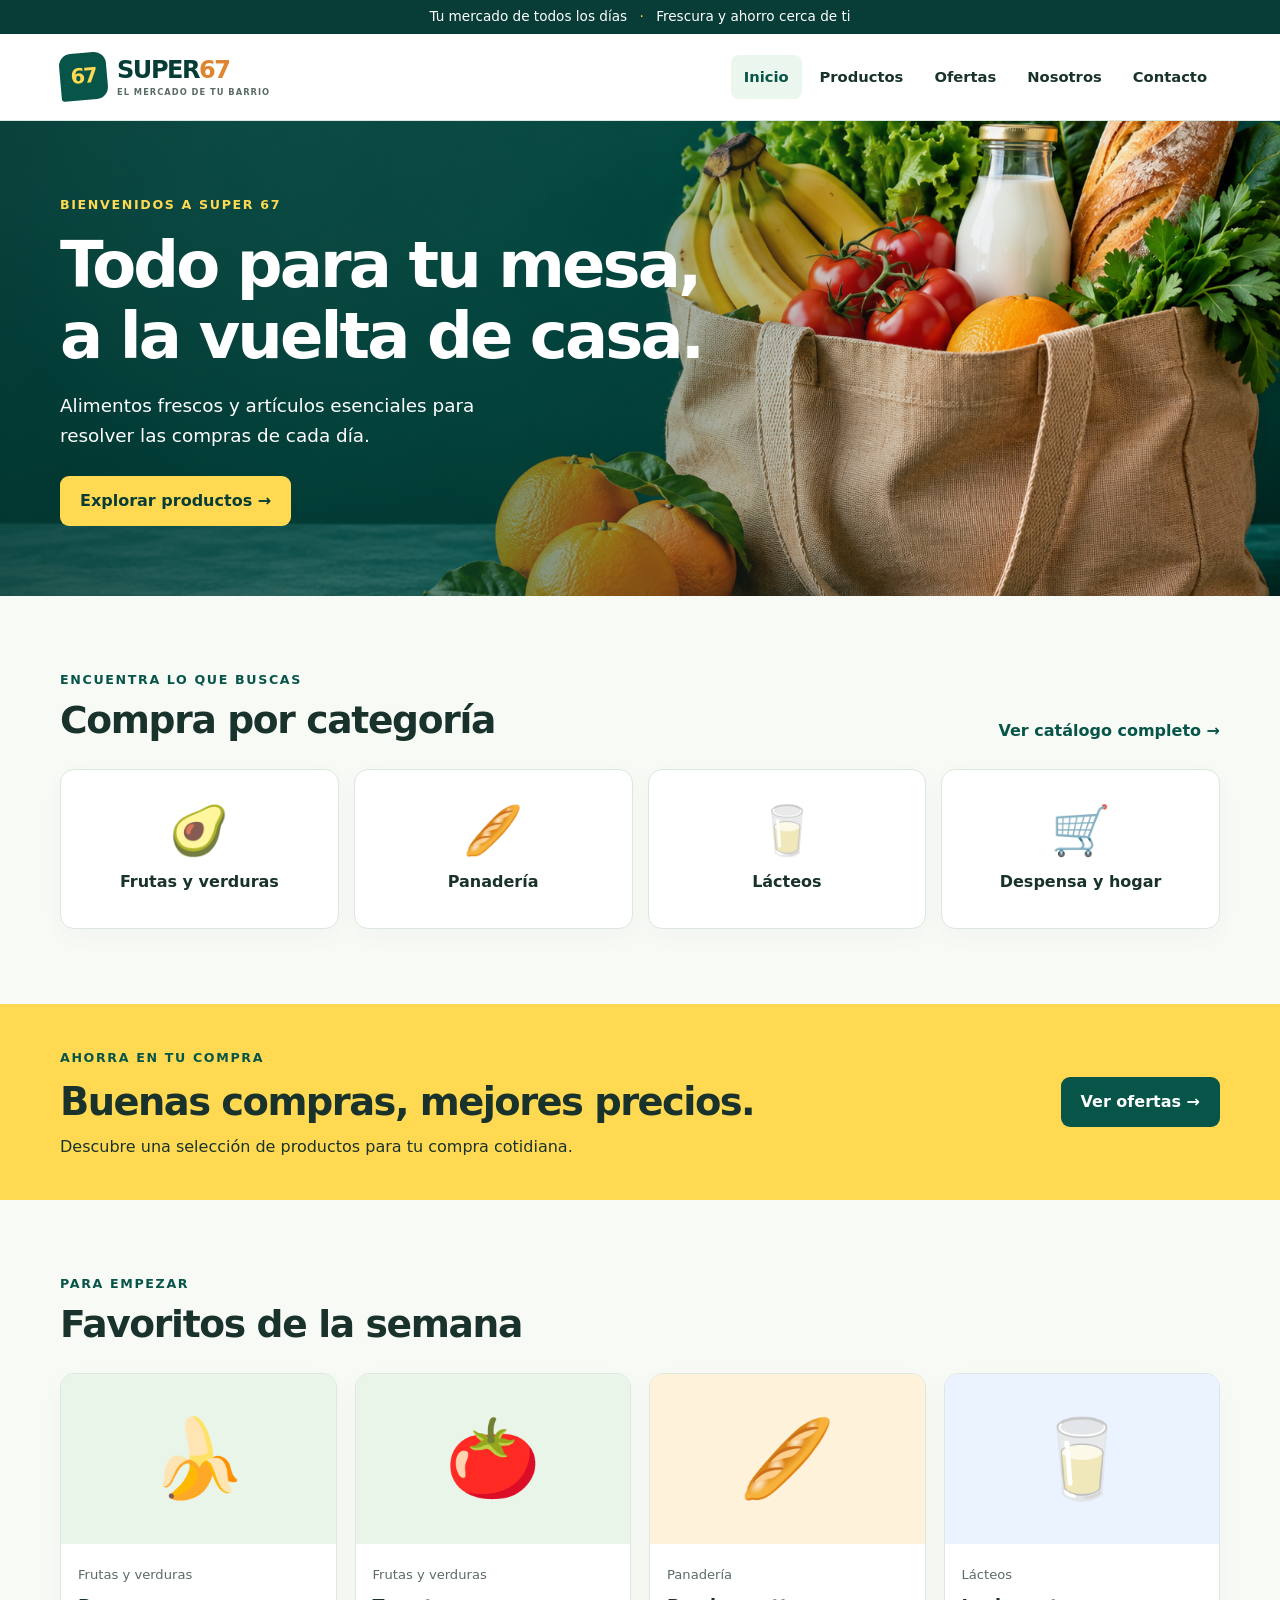
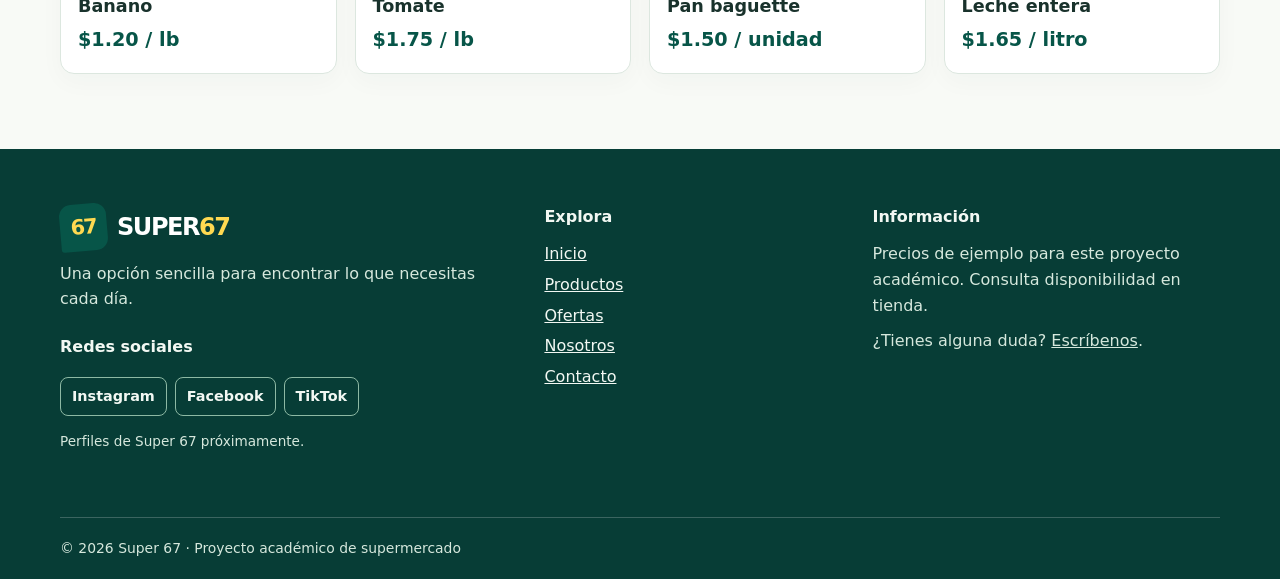
<file: index.html>
<!DOCTYPE html>
<html lang="es">
  <head>
    <meta charset="UTF-8">
    <meta name="viewport" content="width=device-width, initial-scale=1">
    <meta name="description" content="Super 67, productos básicos para las compras diarias">
    <title>Inicio | Super 67</title>
    <link rel="stylesheet" href="estilo.css">
  </head>
  <body>
    <a class="salto" href="#contenido">Saltar al contenido</a>
    <div class="aviso">Tu mercado de todos los días <span>·</span> Frescura y ahorro cerca de ti</div>
    <header class="cabecera">
      <div class="contenedor barra">
        <a class="marca" href="index.html" aria-label="Super 67, ir al inicio"><span class="marca-icono" aria-hidden="true">67</span><span>SUPER<span class="marca-resalte">67</span><small>EL MERCADO DE TU BARRIO</small></span></a>
        <nav aria-label="Navegación principal">
          <ul>
            <li>
              <a href="index.html" aria-current="page">Inicio</a>
            </li>
            <li>
              <a href="productos.html">Productos</a>
            </li>
            <li>
              <a href="ofertas.html">Ofertas</a>
            </li>
            <li>
              <a href="nosotros.html">Nosotros</a>
            </li>
            <li>
              <a href="contacto.html">Contacto</a>
            </li>
          </ul>
        </nav>
      </div>
    </header>
    <main id="contenido">
      <section class="hero">
        <div class="contenedor hero-contenido">
          <span class="sobrelinea">BIENVENIDOS A SUPER 67</span>
          <h1>Todo para tu mesa, a la vuelta de casa.</h1>
          <p>Alimentos frescos y artículos esenciales para resolver las compras de cada día.</p>
          <a class="boton boton-claro" href="productos.html">Explorar productos <span aria-hidden="true">→</span></a>
        </div>
      </section>
      <section class="contenedor seccion" aria-labelledby="categorias">
        <div class="titulo-seccion">
          <div>
            <span class="sobrelinea verde">ENCUENTRA LO QUE BUSCAS</span>
            <h2 id="categorias">Compra por categoría</h2>
          </div>
          <a class="enlace" href="productos.html">Ver catálogo completo →</a>
        </div>
        <div class="categorias">
          <a href="productos.html#frutas"><span aria-hidden="true">🥑</span><strong>Frutas y verduras</strong></a>
          <a href="productos.html#panaderia"><span aria-hidden="true">🥖</span><strong>Panadería</strong></a>
          <a href="productos.html#lacteos"><span aria-hidden="true">🥛</span><strong>Lácteos</strong></a>
          <a href="productos.html#despensa"><span aria-hidden="true">🛒</span><strong>Despensa y hogar</strong></a>
        </div>
      </section>
      <section class="franja">
        <div class="contenedor franja-interior">
          <div>
            <span class="sobrelinea">AHORRA EN TU COMPRA</span>
            <h2>Buenas compras, mejores precios.</h2>
            <p>Descubre una selección de productos para tu compra cotidiana.</p>
          </div>
          <a class="boton boton-oscuro" href="ofertas.html">Ver ofertas →</a>
        </div>
      </section>
      <section class="contenedor seccion" aria-labelledby="favoritos">
        <div class="titulo-seccion">
          <div>
            <span class="sobrelinea verde">PARA EMPEZAR</span>
            <h2 id="favoritos">Favoritos de la semana</h2>
          </div>
        </div>
        <div class="cuadricula">
          <article class="producto">
            <div class="producto-foto frutas" aria-hidden="true">🍌</div>
            <div class="producto-info">
              <span class="etiqueta">Frutas y verduras</span>
              <h3>Banano</h3>
              <p class="precio">$1.20 / lb</p>
            </div>
          </article>
          <article class="producto">
            <div class="producto-foto frutas" aria-hidden="true">🍅</div>
            <div class="producto-info">
              <span class="etiqueta">Frutas y verduras</span>
              <h3>Tomate</h3>
              <p class="precio">$1.75 / lb</p>
            </div>
          </article>
          <article class="producto">
            <div class="producto-foto pan" aria-hidden="true">🥖</div>
            <div class="producto-info">
              <span class="etiqueta">Panadería</span>
              <h3>Pan baguette</h3>
              <p class="precio">$1.50 / unidad</p>
            </div>
          </article>
          <article class="producto">
            <div class="producto-foto lacteos" aria-hidden="true">🥛</div>
            <div class="producto-info">
              <span class="etiqueta">Lácteos</span>
              <h3>Leche entera</h3>
              <p class="precio">$1.65 / litro</p>
            </div>
          </article>
        </div>
      </section>
    </main>
    <footer class="pie">
      <div class="contenedor pie-grid">
        <section>
          <a class="marca marca-pie" href="index.html"><span class="marca-icono" aria-hidden="true">67</span><span>SUPER<span class="marca-resalte">67</span></span></a>
          <p>Una opción sencilla para encontrar lo que necesitas cada día.</p>
          <nav class="redes-sociales" aria-label="Redes sociales">
            <h2>Redes sociales</h2>
            <!-- Sustituir estos enlaces generales por los perfiles reales de Super 67. -->
            <ul>
              <li><a href="https://www.instagram.com/" target="_blank" rel="noopener noreferrer">Instagram <span class="solo-lectores">(abre en otra pestaña)</span></a></li>
              <li><a href="https://www.facebook.com/" target="_blank" rel="noopener noreferrer">Facebook <span class="solo-lectores">(abre en otra pestaña)</span></a></li>
              <li><a href="https://www.tiktok.com/" target="_blank" rel="noopener noreferrer">TikTok <span class="solo-lectores">(abre en otra pestaña)</span></a></li>
            </ul>
            <p class="redes-nota">Perfiles de Super 67 próximamente.</p>
          </nav>
        </section>
        <section>
          <h2>Explora</h2>
          <ul>
            <li>
              <a href="index.html">Inicio</a>
            </li>
            <li>
              <a href="productos.html">Productos</a>
            </li>
            <li>
              <a href="ofertas.html">Ofertas</a>
            </li>
            <li>
              <a href="nosotros.html">Nosotros</a>
            </li>
            <li>
              <a href="contacto.html">Contacto</a>
            </li>
          </ul>
        </section>
        <section>
          <h2>Información</h2>
          <p>Precios de ejemplo para este proyecto académico. Consulta disponibilidad en tienda.</p>
          <p>¿Tienes alguna duda? <a href="contacto.html">Escríbenos</a>.</p>
        </section>
      </div>
      <div class="contenedor pie-final">© 2026 Super 67 · Proyecto académico de supermercado</div>
    </footer>
  </body>
</html>
</file>
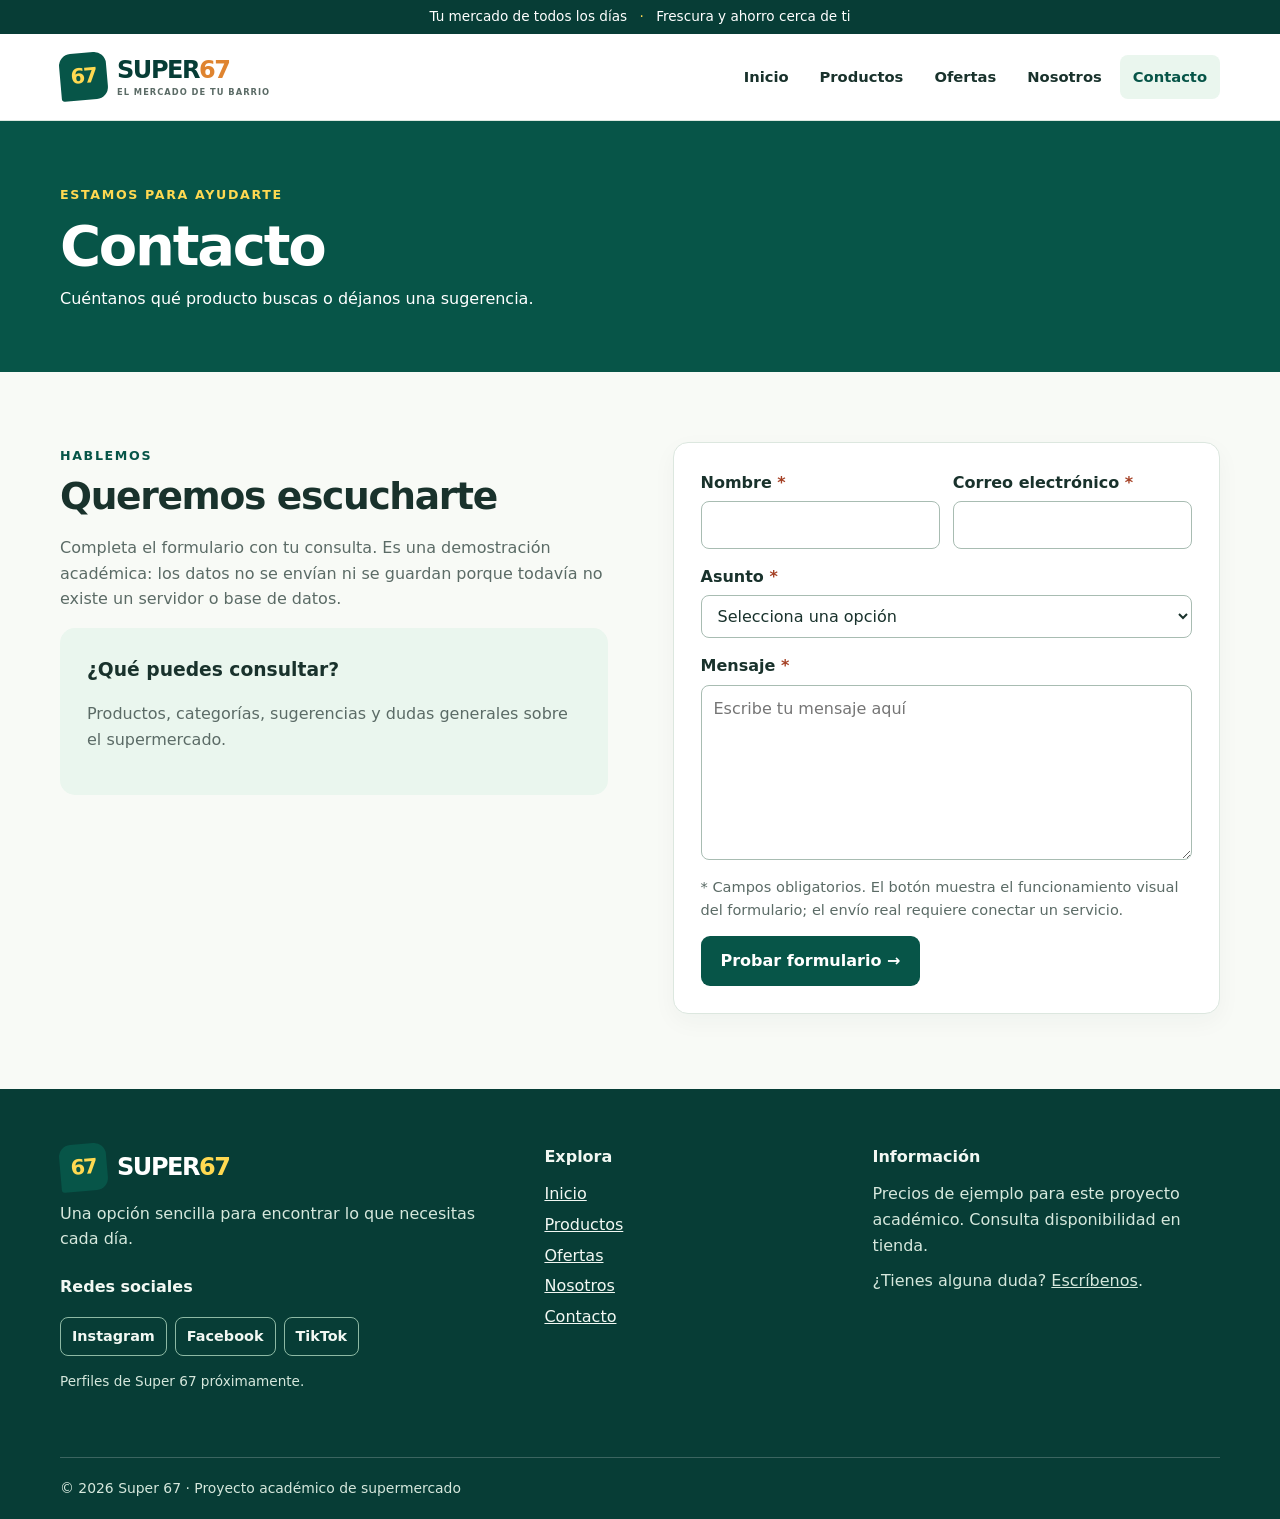
<file: contacto.html>
<!DOCTYPE html>
<html lang="es">
  <head>
    <meta charset="UTF-8">
    <meta name="viewport" content="width=device-width, initial-scale=1">
    <meta name="description" content="Formulario de contacto de Super 67">
    <title>Contacto | Super 67</title>
    <link rel="stylesheet" href="estilo.css">
  </head>
  <body>
    <a class="salto" href="#contenido">Saltar al contenido</a>
    <div class="aviso">Tu mercado de todos los días <span>·</span> Frescura y ahorro cerca de ti</div>
    <header class="cabecera">
      <div class="contenedor barra">
        <a class="marca" href="index.html" aria-label="Super 67, ir al inicio"><span class="marca-icono" aria-hidden="true">67</span><span>SUPER<span class="marca-resalte">67</span><small>EL MERCADO DE TU BARRIO</small></span></a>
        <nav aria-label="Navegación principal">
          <ul>
            <li>
              <a href="index.html">Inicio</a>
            </li>
            <li>
              <a href="productos.html">Productos</a>
            </li>
            <li>
              <a href="ofertas.html">Ofertas</a>
            </li>
            <li>
              <a href="nosotros.html">Nosotros</a>
            </li>
            <li>
              <a href="contacto.html" aria-current="page">Contacto</a>
            </li>
          </ul>
        </nav>
      </div>
    </header>
    <main id="contenido">
      <div class="pagina-cabeza">
        <div class="contenedor">
          <span class="sobrelinea">ESTAMOS PARA AYUDARTE</span>
          <h1>Contacto</h1>
          <p>Cuéntanos qué producto buscas o déjanos una sugerencia.</p>
        </div>
      </div>
      <section class="contenedor seccion contacto-grid">
        <div>
          <span class="sobrelinea verde">HABLEMOS</span>
          <h2>Queremos escucharte</h2>
          <p>Completa el formulario con tu consulta. Es una demostración académica: los datos no se envían ni se guardan porque todavía no existe un servidor o base de datos.</p>
          <aside class="tarjeta-info">
            <h3>¿Qué puedes consultar?</h3>
            <p>Productos, categorías, sugerencias y dudas generales sobre el supermercado.</p>
          </aside>
        </div>
        <form class="formulario" action="contacto.html" method="get">
          <div class="dos-campos">
            <div>
              <label for="nombre">Nombre <span aria-hidden="true">*</span></label>
              <input id="nombre" name="nombre" type="text" autocomplete="name" required>
            </div>
            <div>
              <label for="correo">Correo electrónico <span aria-hidden="true">*</span></label>
              <input id="correo" name="correo" type="email" autocomplete="email" required>
            </div>
          </div>
          <label for="asunto">Asunto <span aria-hidden="true">*</span></label>
          <select id="asunto" name="asunto" required="">
            <option value="">Selecciona una opción</option>
            <option value="producto">Consulta sobre productos</option>
            <option value="sugerencia">Sugerencia</option>
            <option value="otro">Otro</option>
          </select>
          <label for="mensaje">Mensaje <span aria-hidden="true">*</span></label>
          <textarea id="mensaje" name="mensaje" rows="6" minlength="10" required placeholder="Escribe tu mensaje aquí"></textarea>
          <p class="nota">* Campos obligatorios. El botón muestra el funcionamiento visual del formulario; el envío real requiere conectar un servicio.</p>
          <button class="boton boton-oscuro" type="submit">Probar formulario →</button>
        </form>
      </section>
    </main>
    <footer class="pie">
      <div class="contenedor pie-grid">
        <section>
          <a class="marca marca-pie" href="index.html"><span class="marca-icono" aria-hidden="true">67</span><span>SUPER<span class="marca-resalte">67</span></span></a>
          <p>Una opción sencilla para encontrar lo que necesitas cada día.</p>
          <nav class="redes-sociales" aria-label="Redes sociales">
            <h2>Redes sociales</h2>
            <!-- Sustituir estos enlaces generales por los perfiles reales de Super 67. -->
            <ul>
              <li><a href="https://www.instagram.com/" target="_blank" rel="noopener noreferrer">Instagram <span class="solo-lectores">(abre en otra pestaña)</span></a></li>
              <li><a href="https://www.facebook.com/" target="_blank" rel="noopener noreferrer">Facebook <span class="solo-lectores">(abre en otra pestaña)</span></a></li>
              <li><a href="https://www.tiktok.com/" target="_blank" rel="noopener noreferrer">TikTok <span class="solo-lectores">(abre en otra pestaña)</span></a></li>
            </ul>
            <p class="redes-nota">Perfiles de Super 67 próximamente.</p>
          </nav>
        </section>
        <section>
          <h2>Explora</h2>
          <ul>
            <li>
              <a href="index.html">Inicio</a>
            </li>
            <li>
              <a href="productos.html">Productos</a>
            </li>
            <li>
              <a href="ofertas.html">Ofertas</a>
            </li>
            <li>
              <a href="nosotros.html">Nosotros</a>
            </li>
            <li>
              <a href="contacto.html">Contacto</a>
            </li>
          </ul>
        </section>
        <section>
          <h2>Información</h2>
          <p>Precios de ejemplo para este proyecto académico. Consulta disponibilidad en tienda.</p>
          <p>¿Tienes alguna duda? <a href="contacto.html">Escríbenos</a>.</p>
        </section>
      </div>
      <div class="contenedor pie-final">© 2026 Super 67 · Proyecto académico de supermercado</div>
    </footer>
  </body>
</html>
</file>
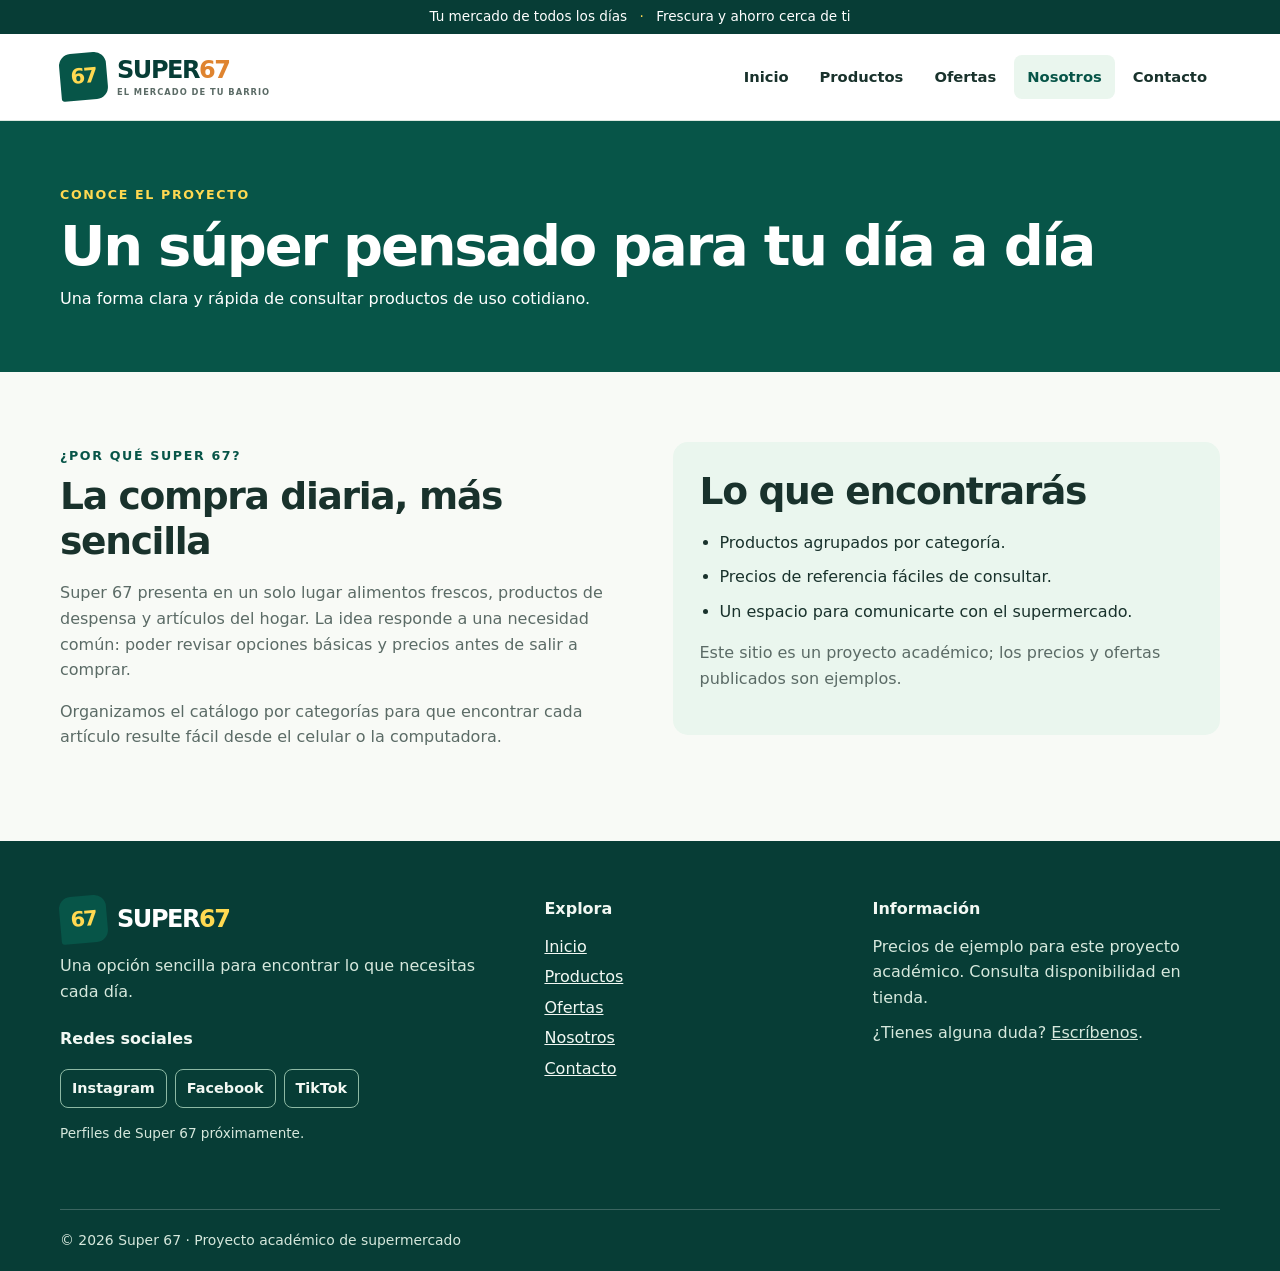
<file: nosotros.html>
<!DOCTYPE html>
<html lang="es">
  <head>
    <meta charset="UTF-8">
    <meta name="viewport" content="width=device-width, initial-scale=1">
    <meta name="description" content="Conoce la propuesta del supermercado Super 67">
    <title>Nosotros | Super 67</title>
    <link rel="stylesheet" href="estilo.css">
  </head>
  <body>
    <a class="salto" href="#contenido">Saltar al contenido</a>
    <div class="aviso">Tu mercado de todos los días <span>·</span> Frescura y ahorro cerca de ti</div>
    <header class="cabecera">
      <div class="contenedor barra">
        <a class="marca" href="index.html" aria-label="Super 67, ir al inicio"><span class="marca-icono" aria-hidden="true">67</span><span>SUPER<span class="marca-resalte">67</span><small>EL MERCADO DE TU BARRIO</small></span></a>
        <nav aria-label="Navegación principal">
          <ul>
            <li>
              <a href="index.html">Inicio</a>
            </li>
            <li>
              <a href="productos.html">Productos</a>
            </li>
            <li>
              <a href="ofertas.html">Ofertas</a>
            </li>
            <li>
              <a href="nosotros.html" aria-current="page">Nosotros</a>
            </li>
            <li>
              <a href="contacto.html">Contacto</a>
            </li>
          </ul>
        </nav>
      </div>
    </header>
    <main id="contenido">
      <div class="pagina-cabeza">
        <div class="contenedor">
          <span class="sobrelinea">CONOCE EL PROYECTO</span>
          <h1>Un súper pensado para tu día a día</h1>
          <p>Una forma clara y rápida de consultar productos de uso cotidiano.</p>
        </div>
      </div>
      <section class="contenedor seccion historia">
        <div>
          <span class="sobrelinea verde">¿POR QUÉ SUPER 67?</span>
          <h2>La compra diaria, más sencilla</h2>
          <p>Super 67 presenta en un solo lugar alimentos frescos, productos de despensa y artículos del hogar. La idea responde a una necesidad común: poder revisar opciones básicas y precios antes de salir a comprar.</p>
          <p>Organizamos el catálogo por categorías para que encontrar cada artículo resulte fácil desde el celular o la computadora.</p>
        </div>
        <aside class="tarjeta-info">
          <h2>Lo que encontrarás</h2>
          <ul>
            <li>Productos agrupados por categoría.</li>
            <li>Precios de referencia fáciles de consultar.</li>
            <li>Un espacio para comunicarte con el supermercado.</li>
          </ul>
          <p>Este sitio es un proyecto académico; los precios y ofertas publicados son ejemplos.</p>
        </aside>
      </section>
    </main>
    <footer class="pie">
      <div class="contenedor pie-grid">
        <section>
          <a class="marca marca-pie" href="index.html"><span class="marca-icono" aria-hidden="true">67</span><span>SUPER<span class="marca-resalte">67</span></span></a>
          <p>Una opción sencilla para encontrar lo que necesitas cada día.</p>
          <nav class="redes-sociales" aria-label="Redes sociales">
            <h2>Redes sociales</h2>
            <!-- Sustituir estos enlaces generales por los perfiles reales de Super 67. -->
            <ul>
              <li><a href="https://www.instagram.com/" target="_blank" rel="noopener noreferrer">Instagram <span class="solo-lectores">(abre en otra pestaña)</span></a></li>
              <li><a href="https://www.facebook.com/" target="_blank" rel="noopener noreferrer">Facebook <span class="solo-lectores">(abre en otra pestaña)</span></a></li>
              <li><a href="https://www.tiktok.com/" target="_blank" rel="noopener noreferrer">TikTok <span class="solo-lectores">(abre en otra pestaña)</span></a></li>
            </ul>
            <p class="redes-nota">Perfiles de Super 67 próximamente.</p>
          </nav>
        </section>
        <section>
          <h2>Explora</h2>
          <ul>
            <li>
              <a href="index.html">Inicio</a>
            </li>
            <li>
              <a href="productos.html">Productos</a>
            </li>
            <li>
              <a href="ofertas.html">Ofertas</a>
            </li>
            <li>
              <a href="nosotros.html">Nosotros</a>
            </li>
            <li>
              <a href="contacto.html">Contacto</a>
            </li>
          </ul>
        </section>
        <section>
          <h2>Información</h2>
          <p>Precios de ejemplo para este proyecto académico. Consulta disponibilidad en tienda.</p>
          <p>¿Tienes alguna duda? <a href="contacto.html">Escríbenos</a>.</p>
        </section>
      </div>
      <div class="contenedor pie-final">© 2026 Super 67 · Proyecto académico de supermercado</div>
    </footer>
  </body>
</html>
</file>
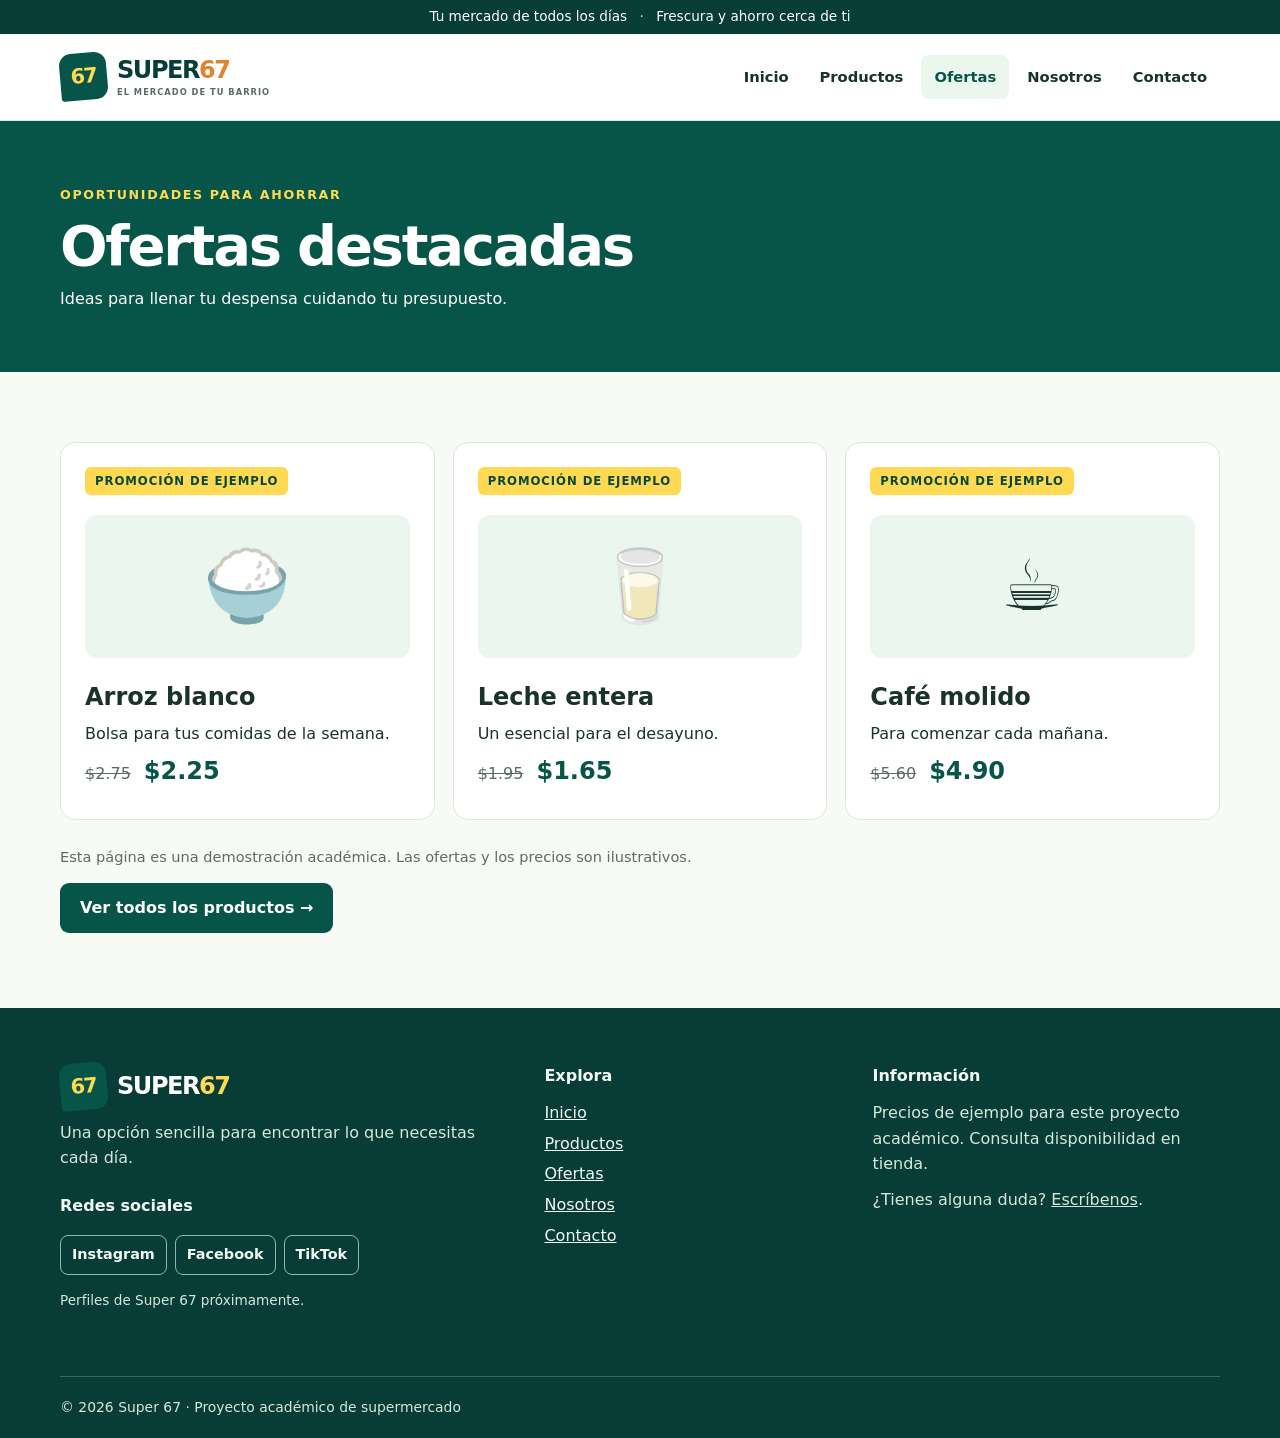
<file: ofertas.html>
<!DOCTYPE html>
<html lang="es">
  <head>
    <meta charset="UTF-8">
    <meta name="viewport" content="width=device-width, initial-scale=1">
    <meta name="description" content="Ofertas ilustrativas en productos esenciales de Super 67">
    <title>Ofertas | Super 67</title>
    <link rel="stylesheet" href="estilo.css">
  </head>
  <body>
    <a class="salto" href="#contenido">Saltar al contenido</a>
    <div class="aviso">Tu mercado de todos los días <span>·</span> Frescura y ahorro cerca de ti</div>
    <header class="cabecera">
      <div class="contenedor barra">
        <a class="marca" href="index.html" aria-label="Super 67, ir al inicio"><span class="marca-icono" aria-hidden="true">67</span><span>SUPER<span class="marca-resalte">67</span><small>EL MERCADO DE TU BARRIO</small></span></a>
        <nav aria-label="Navegación principal">
          <ul>
            <li>
              <a href="index.html">Inicio</a>
            </li>
            <li>
              <a href="productos.html">Productos</a>
            </li>
            <li>
              <a href="ofertas.html" aria-current="page">Ofertas</a>
            </li>
            <li>
              <a href="nosotros.html">Nosotros</a>
            </li>
            <li>
              <a href="contacto.html">Contacto</a>
            </li>
          </ul>
        </nav>
      </div>
    </header>
    <main id="contenido">
      <div class="pagina-cabeza">
        <div class="contenedor">
          <span class="sobrelinea">OPORTUNIDADES PARA AHORRAR</span>
          <h1>Ofertas destacadas</h1>
          <p>Ideas para llenar tu despensa cuidando tu presupuesto.</p>
        </div>
      </div>
      <section class="contenedor seccion">
        <div class="ofertas-grid">
          <article class="oferta">
            <span class="sello">PROMOCIÓN DE EJEMPLO</span>
            <div class="oferta-icono" aria-hidden="true">🍚</div>
            <h2>Arroz blanco</h2>
            <p>Bolsa para tus comidas de la semana.</p>
            <p class="precios"><del>$2.75</del> <strong>$2.25</strong></p>
          </article>
          <article class="oferta">
            <span class="sello">PROMOCIÓN DE EJEMPLO</span>
            <div class="oferta-icono" aria-hidden="true">🥛</div>
            <h2>Leche entera</h2>
            <p>Un esencial para el desayuno.</p>
            <p class="precios"><del>$1.95</del> <strong>$1.65</strong></p>
          </article>
          <article class="oferta">
            <span class="sello">PROMOCIÓN DE EJEMPLO</span>
            <div class="oferta-icono" aria-hidden="true">☕</div>
            <h2>Café molido</h2>
            <p>Para comenzar cada mañana.</p>
            <p class="precios"><del>$5.60</del> <strong>$4.90</strong></p>
          </article>
        </div>
        <p class="nota">Esta página es una demostración académica. Las ofertas y los precios son ilustrativos.</p>
        <a class="boton boton-oscuro" href="productos.html">Ver todos los productos →</a>
      </section>
    </main>
    <footer class="pie">
      <div class="contenedor pie-grid">
        <section>
          <a class="marca marca-pie" href="index.html"><span class="marca-icono" aria-hidden="true">67</span><span>SUPER<span class="marca-resalte">67</span></span></a>
          <p>Una opción sencilla para encontrar lo que necesitas cada día.</p>
          <nav class="redes-sociales" aria-label="Redes sociales">
            <h2>Redes sociales</h2>
            <!-- Sustituir estos enlaces generales por los perfiles reales de Super 67. -->
            <ul>
              <li><a href="https://www.instagram.com/" target="_blank" rel="noopener noreferrer">Instagram <span class="solo-lectores">(abre en otra pestaña)</span></a></li>
              <li><a href="https://www.facebook.com/" target="_blank" rel="noopener noreferrer">Facebook <span class="solo-lectores">(abre en otra pestaña)</span></a></li>
              <li><a href="https://www.tiktok.com/" target="_blank" rel="noopener noreferrer">TikTok <span class="solo-lectores">(abre en otra pestaña)</span></a></li>
            </ul>
            <p class="redes-nota">Perfiles de Super 67 próximamente.</p>
          </nav>
        </section>
        <section>
          <h2>Explora</h2>
          <ul>
            <li>
              <a href="index.html">Inicio</a>
            </li>
            <li>
              <a href="productos.html">Productos</a>
            </li>
            <li>
              <a href="ofertas.html">Ofertas</a>
            </li>
            <li>
              <a href="nosotros.html">Nosotros</a>
            </li>
            <li>
              <a href="contacto.html">Contacto</a>
            </li>
          </ul>
        </section>
        <section>
          <h2>Información</h2>
          <p>Precios de ejemplo para este proyecto académico. Consulta disponibilidad en tienda.</p>
          <p>¿Tienes alguna duda? <a href="contacto.html">Escríbenos</a>.</p>
        </section>
      </div>
      <div class="contenedor pie-final">© 2026 Super 67 · Proyecto académico de supermercado</div>
    </footer>
  </body>
</html>
</file>
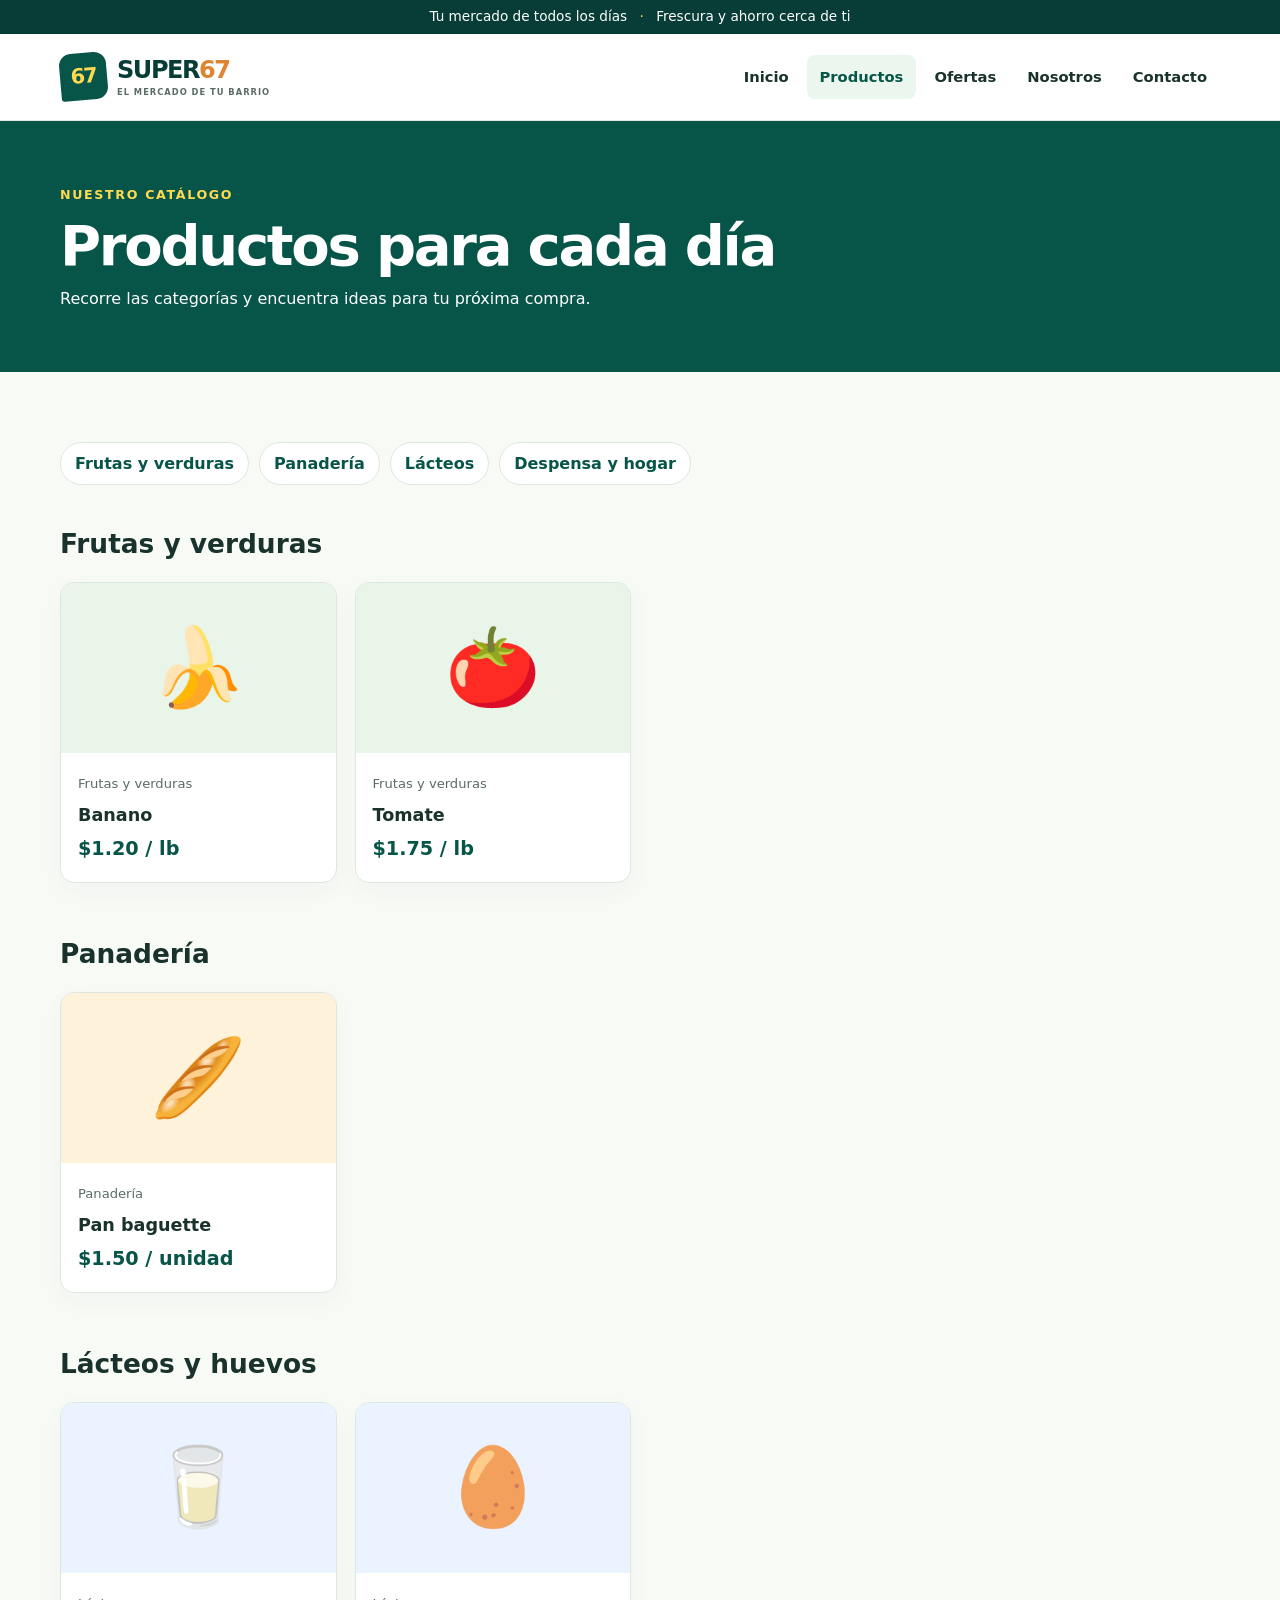
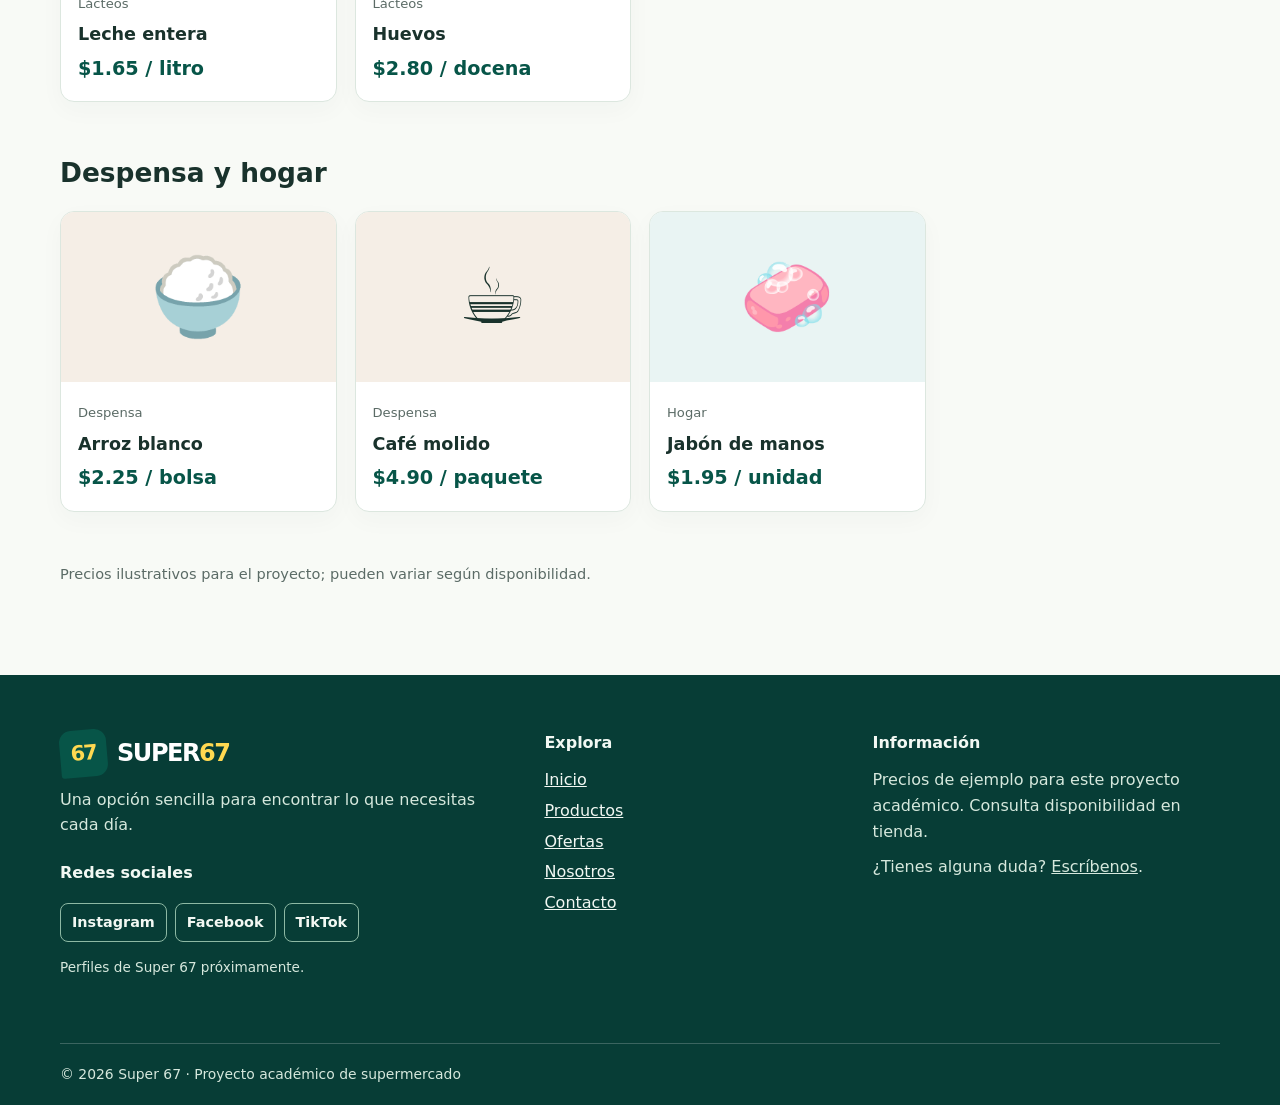
<file: productos.html>
<!DOCTYPE html>
<html lang="es">
  <head>
    <meta charset="UTF-8">
    <meta name="viewport" content="width=device-width, initial-scale=1">
    <meta name="description" content="Catálogo de frutas, panadería, lácteos y despensa de Super 67">
    <title>Productos | Super 67</title>
    <link rel="stylesheet" href="estilo.css">
  </head>
  <body>
    <a class="salto" href="#contenido">Saltar al contenido</a>
    <div class="aviso">Tu mercado de todos los días <span>·</span> Frescura y ahorro cerca de ti</div>
    <header class="cabecera">
      <div class="contenedor barra">
        <a class="marca" href="index.html" aria-label="Super 67, ir al inicio"><span class="marca-icono" aria-hidden="true">67</span><span>SUPER<span class="marca-resalte">67</span><small>EL MERCADO DE TU BARRIO</small></span></a>
        <nav aria-label="Navegación principal">
          <ul>
            <li>
              <a href="index.html">Inicio</a>
            </li>
            <li>
              <a href="productos.html" aria-current="page">Productos</a>
            </li>
            <li>
              <a href="ofertas.html">Ofertas</a>
            </li>
            <li>
              <a href="nosotros.html">Nosotros</a>
            </li>
            <li>
              <a href="contacto.html">Contacto</a>
            </li>
          </ul>
        </nav>
      </div>
    </header>
    <main id="contenido">
      <div class="pagina-cabeza">
        <div class="contenedor">
          <span class="sobrelinea">NUESTRO CATÁLOGO</span>
          <h1>Productos para cada día</h1>
          <p>Recorre las categorías y encuentra ideas para tu próxima compra.</p>
        </div>
      </div>
      <div class="contenedor seccion">
        <nav class="filtros" aria-label="Categorías de productos">
          <a href="#frutas">Frutas y verduras</a>
          <a href="#panaderia">Panadería</a>
          <a href="#lacteos">Lácteos</a>
          <a href="#despensa">Despensa y hogar</a>
        </nav>
        <section id="frutas" class="grupo">
          <h2>Frutas y verduras</h2>
          <div class="cuadricula">
            <article class="producto">
              <div class="producto-foto frutas" aria-hidden="true">🍌</div>
              <div class="producto-info">
                <span class="etiqueta">Frutas y verduras</span>
                <h3>Banano</h3>
                <p class="precio">$1.20 / lb</p>
              </div>
            </article>
            <article class="producto">
              <div class="producto-foto frutas" aria-hidden="true">🍅</div>
              <div class="producto-info">
                <span class="etiqueta">Frutas y verduras</span>
                <h3>Tomate</h3>
                <p class="precio">$1.75 / lb</p>
              </div>
            </article>
          </div>
        </section>
        <section id="panaderia" class="grupo">
          <h2>Panadería</h2>
          <div class="cuadricula">
            <article class="producto">
              <div class="producto-foto pan" aria-hidden="true">🥖</div>
              <div class="producto-info">
                <span class="etiqueta">Panadería</span>
                <h3>Pan baguette</h3>
                <p class="precio">$1.50 / unidad</p>
              </div>
            </article>
          </div>
        </section>
        <section id="lacteos" class="grupo">
          <h2>Lácteos y huevos</h2>
          <div class="cuadricula">
            <article class="producto">
              <div class="producto-foto lacteos" aria-hidden="true">🥛</div>
              <div class="producto-info">
                <span class="etiqueta">Lácteos</span>
                <h3>Leche entera</h3>
                <p class="precio">$1.65 / litro</p>
              </div>
            </article>
            <article class="producto">
              <div class="producto-foto lacteos" aria-hidden="true">🥚</div>
              <div class="producto-info">
                <span class="etiqueta">Lácteos</span>
                <h3>Huevos</h3>
                <p class="precio">$2.80 / docena</p>
              </div>
            </article>
          </div>
        </section>
        <section id="despensa" class="grupo">
          <h2>Despensa y hogar</h2>
          <div class="cuadricula">
            <article class="producto">
              <div class="producto-foto despensa" aria-hidden="true">🍚</div>
              <div class="producto-info">
                <span class="etiqueta">Despensa</span>
                <h3>Arroz blanco</h3>
                <p class="precio">$2.25 / bolsa</p>
              </div>
            </article>
            <article class="producto">
              <div class="producto-foto despensa" aria-hidden="true">☕</div>
              <div class="producto-info">
                <span class="etiqueta">Despensa</span>
                <h3>Café molido</h3>
                <p class="precio">$4.90 / paquete</p>
              </div>
            </article>
            <article class="producto">
              <div class="producto-foto hogar" aria-hidden="true">🧼</div>
              <div class="producto-info">
                <span class="etiqueta">Hogar</span>
                <h3>Jabón de manos</h3>
                <p class="precio">$1.95 / unidad</p>
              </div>
            </article>
          </div>
        </section>
        <p class="nota">Precios ilustrativos para el proyecto; pueden variar según disponibilidad.</p>
      </div>
    </main>
    <footer class="pie">
      <div class="contenedor pie-grid">
        <section>
          <a class="marca marca-pie" href="index.html"><span class="marca-icono" aria-hidden="true">67</span><span>SUPER<span class="marca-resalte">67</span></span></a>
          <p>Una opción sencilla para encontrar lo que necesitas cada día.</p>
          <nav class="redes-sociales" aria-label="Redes sociales">
            <h2>Redes sociales</h2>
            <!-- Sustituir estos enlaces generales por los perfiles reales de Super 67. -->
            <ul>
              <li><a href="https://www.instagram.com/" target="_blank" rel="noopener noreferrer">Instagram <span class="solo-lectores">(abre en otra pestaña)</span></a></li>
              <li><a href="https://www.facebook.com/" target="_blank" rel="noopener noreferrer">Facebook <span class="solo-lectores">(abre en otra pestaña)</span></a></li>
              <li><a href="https://www.tiktok.com/" target="_blank" rel="noopener noreferrer">TikTok <span class="solo-lectores">(abre en otra pestaña)</span></a></li>
            </ul>
            <p class="redes-nota">Perfiles de Super 67 próximamente.</p>
          </nav>
        </section>
        <section>
          <h2>Explora</h2>
          <ul>
            <li>
              <a href="index.html">Inicio</a>
            </li>
            <li>
              <a href="productos.html">Productos</a>
            </li>
            <li>
              <a href="ofertas.html">Ofertas</a>
            </li>
            <li>
              <a href="nosotros.html">Nosotros</a>
            </li>
            <li>
              <a href="contacto.html">Contacto</a>
            </li>
          </ul>
        </section>
        <section>
          <h2>Información</h2>
          <p>Precios de ejemplo para este proyecto académico. Consulta disponibilidad en tienda.</p>
          <p>¿Tienes alguna duda? <a href="contacto.html">Escríbenos</a>.</p>
        </section>
      </div>
      <div class="contenedor pie-final">© 2026 Super 67 · Proyecto académico de supermercado</div>
    </footer>
  </body>
</html>
</file>
<file: estilo.css>
/* Super 67: hoja de estilos compartida por todas las páginas */
:root {
  --verde: #075548;
  --verde-oscuro: #073d36;
  --menta: #eaf6ee;
  --amarillo: #ffd951;
  --texto: #19322c;
  --gris: #5b6b66;
  --fondo: #f8faf6;
  --borde: #dce7df;
}

* {
  box-sizing: border-box;
}

html {
  scroll-behavior: smooth;
}

body {
  margin: 0;
  background: var(--fondo);
  color: var(--texto);
  font: 16px/1.6 system-ui,-apple-system,"Segoe UI",sans-serif;
}

a {
  color: inherit;
}

img {
  max-width: 100%;
  display: block;
}

button, input, select, textarea {
  font: inherit;
}

.contenedor {
  width: min(1160px,calc(100% - 40px));
  margin: auto;
}

.salto {
  position: absolute;
  left: -9999px;
  top: 8px;
  background: #fff;
  padding: 8px;
  z-index: 20;
}

.salto:focus {
  left: 8px;
}

.aviso {
  text-align: center;
  background: var(--verde-oscuro);
  color: white;
  padding: 6px 12px;
  font-size: .85rem;
}

.aviso span {
  color: var(--amarillo);
  margin: 0 8px;
}

.cabecera {
  background: #fff;
  border-bottom: 1px solid var(--borde);
  position: sticky;
  top: 0;
  z-index: 5;
}

.barra {
  min-height: 86px;
  display: flex;
  align-items: center;
  justify-content: space-between;
  gap: 24px;
}

.marca {
  display: inline-flex;
  align-items: center;
  gap: 10px;
  text-decoration: none;
  color: var(--verde-oscuro);
  font-weight: 900;
  letter-spacing: -.06em;
  font-size: 1.5rem;
  line-height: 1;
}

.marca-icono {
  display: grid;
  place-items: center;
  width: 47px;
  height: 47px;
  border-radius: 12px 12px 12px 3px;
  background: var(--verde);
  color: var(--amarillo);
  letter-spacing: -.08em;
  font-size: 1.3rem;
  transform: rotate(-5deg);
}

.marca-icono::first-letter {
  letter-spacing: -.12em;
}

.marca-resalte {
  color: #df8430;
}

.marca small {
  display: block;
  letter-spacing: .12em;
  font-size: .52rem;
  color: var(--gris);
  margin-top: 6px;
  font-weight: 800;
}

.cabecera nav ul {
  list-style: none;
  margin: 0;
  padding: 0;
  display: flex;
  flex-wrap: wrap;
  gap: 5px;
}

.cabecera nav a {
  display: block;
  padding: 10px 13px;
  border-radius: 8px;
  text-decoration: none;
  font-weight: 700;
  font-size: .92rem;
}

.cabecera nav a:hover, .cabecera nav a[aria-current="page"] {
  background: var(--menta);
  color: var(--verde);
}

:focus-visible {
  outline: 3px solid #d18624;
  outline-offset: 3px;
}

.hero {
  background: linear-gradient(90deg,rgba(3,54,48,.82),rgba(3,54,48,.48) 43%,rgba(3,54,48,.02) 79%),url('imagenes/mercado.png') center/cover;
  min-height: 475px;
  display: flex;
  align-items: center;
  color: #fff;
}

.hero-contenido {
  padding: 70px 0;
}

.hero h1 {
  font-size: clamp(2.3rem,5vw,4.35rem);
  max-width: 650px;
  line-height: 1.1;
  letter-spacing: -.045em;
  margin: 14px 0 20px;
}

.hero p {
  max-width: 460px;
  font-size: 1.15rem;
  margin: 0 0 26px;
}

.sobrelinea {
  font-size: .79rem;
  letter-spacing: .13em;
  font-weight: 900;
  color: var(--amarillo);
}

.sobrelinea.verde {
  color: var(--verde);
}

.boton {
  border: 0;
  border-radius: 9px;
  padding: 12px 20px;
  display: inline-block;
  text-decoration: none;
  cursor: pointer;
  font-weight: 800;
  transition: transform .18s,background .18s;
}

.boton:hover {
  transform: translateY(-2px);
}

.boton-claro {
  background: var(--amarillo);
  color: var(--verde-oscuro);
}

.boton-claro:hover {
  background: #ffe57d;
}

.boton-oscuro {
  background: var(--verde);
  color: white;
}

.boton-oscuro:hover {
  background: var(--verde-oscuro);
}

.seccion {
  padding-top: 70px;
  padding-bottom: 75px;
}

.titulo-seccion {
  display: flex;
  justify-content: space-between;
  align-items: end;
  gap: 20px;
  margin-bottom: 26px;
}

.titulo-seccion h2, .historia h2, .contacto-grid h2 {
  font-size: clamp(1.65rem,3vw,2.35rem);
  letter-spacing: -.035em;
  line-height: 1.2;
  margin: 7px 0 0;
}

.enlace {
  color: var(--verde);
  font-weight: 800;
  text-decoration: none;
}

.enlace:hover {
  text-decoration: underline;
}

.categorias {
  display: grid;
  grid-template-columns: repeat(4,1fr);
  gap: 15px;
}

.categorias a {
  display: grid;
  gap: 12px;
  min-height: 160px;
  align-content: center;
  justify-items: center;
  background: white;
  border: 1px solid var(--borde);
  border-radius: 14px;
  text-align: center;
  text-decoration: none;
  box-shadow: 0 7px 22px #073d3608;
  transition: transform .18s,border-color .18s;
}

.categorias a:hover {
  transform: translateY(-4px);
  border-color: var(--verde);
}

.categorias span {
  font-size: 3rem;
  line-height: 1.1;
}

.franja {
  background: var(--amarillo);
}

.franja-interior {
  display: flex;
  align-items: center;
  justify-content: space-between;
  gap: 30px;
  padding: 40px 0;
}

.franja .sobrelinea {
  color: var(--verde);
}

.franja h2 {
  font-size: clamp(1.7rem,3vw,2.5rem);
  line-height: 1.2;
  letter-spacing: -.04em;
  margin: 9px 0;
}

.franja p {
  margin: 0;
}

.cuadricula {
  display: grid;
  grid-template-columns: repeat(4,minmax(0,1fr));
  gap: 18px;
}

.producto {
  background: #fff;
  border: 1px solid var(--borde);
  border-radius: 14px;
  overflow: hidden;
  box-shadow: 0 8px 24px #073d3608;
}

.producto-foto {
  height: 170px;
  display: grid;
  place-items: center;
  font-size: 4.8rem;
  line-height: 1;
  background: #e8f5e8;
}

.producto-foto.pan {
  background: #fff2da;
}

.producto-foto.lacteos {
  background: #eaf3ff;
}

.producto-foto.despensa {
  background: #f5eee6;
}

.producto-foto.hogar {
  background: #e9f4f3;
}

.producto-info {
  padding: 17px;
}

.producto h3 {
  font-size: 1.1rem;
  margin: 5px 0;
}

.etiqueta {
  font-size: .82rem;
  color: var(--gris);
}

.precio {
  color: var(--verde);
  font-weight: 900;
  font-size: 1.2rem;
  margin: 0;
}

.pagina-cabeza {
  background: var(--verde);
  color: white;
  padding: 60px 0;
}

.pagina-cabeza h1 {
  font-size: clamp(2.2rem,5vw,3.5rem);
  line-height: 1.1;
  letter-spacing: -.04em;
  margin: 9px 0;
}

.pagina-cabeza p {
  margin: 0;
  max-width: 610px;
}

.filtros {
  display: flex;
  flex-wrap: wrap;
  gap: 10px;
  margin-bottom: 38px;
}

.filtros a {
  border: 1px solid var(--borde);
  padding: 8px 14px;
  border-radius: 100px;
  background: white;
  text-decoration: none;
  color: var(--verde);
  font-weight: 750;
}

.filtros a:hover {
  background: var(--menta);
}

.grupo {
  scroll-margin-top: 110px;
  margin: 0 0 50px;
}

.grupo h2 {
  font-size: 1.65rem;
  margin: 0 0 17px;
}

.nota {
  font-size: .91rem;
  color: var(--gris);
}

.ofertas-grid {
  display: grid;
  grid-template-columns: repeat(3,1fr);
  gap: 18px;
  margin-bottom: 25px;
}

.oferta {
  background: #fff;
  border: 1px solid var(--borde);
  border-radius: 15px;
  padding: 24px;
}

.sello {
  display: inline-block;
  color: #074938;
  background: var(--amarillo);
  font-size: .73rem;
  font-weight: 900;
  letter-spacing: .08em;
  padding: 5px 10px;
  border-radius: 6px;
}

.oferta-icono {
  font-size: 4.4rem;
  text-align: center;
  background: var(--menta);
  border-radius: 12px;
  margin: 20px 0;
  padding: 15px;
}

.oferta h2 {
  margin: 0;
}

.oferta p {
  margin: 5px 0;
}

.precios {
  display: flex;
  gap: 13px;
  align-items: baseline;
}

.precios del {
  color: var(--gris);
}

.precios strong {
  color: var(--verde);
  font-size: 1.5rem;
}

.historia, .contacto-grid {
  display: grid;
  grid-template-columns: 1fr 1fr;
  gap: 65px;
  align-items: start;
}

.historia p, .contacto-grid p {
  color: var(--gris);
}

.tarjeta-info {
  background: var(--menta);
  border-radius: 15px;
  padding: 27px;
}

.tarjeta-info h2, .tarjeta-info h3 {
  margin: 0 0 10px;
}

.tarjeta-info ul {
  padding-left: 20px;
}

.tarjeta-info li {
  margin-bottom: 9px;
}

.formulario {
  background: white;
  border: 1px solid var(--borde);
  border-radius: 15px;
  padding: 27px;
  box-shadow: 0 8px 25px #073d360a;
}

.formulario label {
  display: block;
  font-weight: 750;
  margin: 15px 0 6px;
}

.formulario label:first-child {
  margin-top: 0;
}

.formulario label span {
  color: #a54024;
}

.formulario input, .formulario select, .formulario textarea {
  display: block;
  width: 100%;
  border: 1px solid #a8bcb2;
  border-radius: 8px;
  padding: 10px 12px;
  background: #fff;
  color: var(--texto);
}

.formulario textarea {
  resize: vertical;
}

.dos-campos {
  display: grid;
  grid-template-columns: 1fr 1fr;
  gap: 13px;
}

.pie {
  background: var(--verde-oscuro);
  color: #f2f8f3;
}

.pie-grid {
  padding: 55px 0;
  display: grid;
  grid-template-columns: 1.25fr .8fr 1fr;
  gap: 50px;
}

.pie h2 {
  font-size: 1rem;
  margin: 0 0 12px;
}

.pie p {
  color: #d6e8dd;
  margin: 10px 0;
}

.pie ul {
  list-style: none;
  padding: 0;
  margin: 0;
}

.pie li {
  margin: 5px 0;
}

.pie a:hover {
  text-decoration: underline;
}

.marca-pie {
  color: white;
}

.marca-pie .marca-resalte {
  color: var(--amarillo);
}

/* Enlaces de redes sociales del pie de página */
.redes-sociales {
  margin-top: 22px;
}

.redes-sociales ul {
  display: flex;
  flex-wrap: wrap;
  gap: 8px;
}

.redes-sociales a {
  display: inline-block;
  padding: 7px 11px;
  border: 1px solid #8db9a4;
  border-radius: 8px;
  text-decoration: none;
  font-size: .9rem;
  font-weight: 700;
}

.redes-sociales a:hover,
.redes-sociales a:focus-visible {
  background: var(--amarillo);
  color: var(--verde-oscuro);
  border-color: var(--amarillo);
}

.redes-nota {
  font-size: .85rem;
}

.solo-lectores {
  position: absolute;
  width: 1px;
  height: 1px;
  padding: 0;
  margin: -1px;
  overflow: hidden;
  clip-path: inset(50%);
  white-space: nowrap;
  border: 0;
}

.pie-final {
  border-top: 1px solid #ffffff35;
  padding: 19px 0;
  font-size: .87rem;
  color: #d6e8dd;
}

@media(max-width:850px) {
  .barra {
    flex-direction: column;
    align-items: flex-start;
    padding: 14px 0;
  }
  .cabecera nav ul {
    gap: 2px;
  }
  .cabecera nav a {
    padding: 6px 9px;
  }
  .cabecera {
    position: static;
  }
  .categorias, .cuadricula {
    grid-template-columns: repeat(2,1fr);
  }
  .ofertas-grid {
    grid-template-columns: repeat(2,1fr);
  }
  .historia, .contacto-grid {
    gap: 25px;
  }
  .pie-grid {
    gap: 25px;
  }
}

@media(max-width:600px) {
  .contenedor {
    width: min(100% - 28px,1160px);
  }
  .aviso {
    font-size: .75rem;
  }
  .hero {
    min-height: 475px;
    background-position: 62% center;
    background-image: linear-gradient(90deg,rgba(3,54,48,.9),rgba(3,54,48,.66)),url('imagenes/mercado.png');
  }
  .hero-contenido {
    padding: 48px 0;
  }
  .hero p {
    font-size: 1rem;
  }
  .seccion {
    padding-top: 44px;
    padding-bottom: 49px;
  }
  .titulo-seccion, .franja-interior {
    align-items: flex-start;
    flex-direction: column;
  }
  .categorias {
    gap: 9px;
  }
  .categorias a {
    min-height: 130px;
    padding: 10px;
    font-size: .9rem;
  }
  .categorias span {
    font-size: 2.3rem;
  }
  .cuadricula, .ofertas-grid, .historia, .contacto-grid, .pie-grid {
    grid-template-columns: 1fr;
  }
  .producto-foto {
    height: 150px;
  }
  .dos-campos {
    grid-template-columns: 1fr;
  }
  .pie-grid {
    padding: 40px 0;
  }
  .pagina-cabeza {
    padding: 43px 0;
  }
}
</file>
